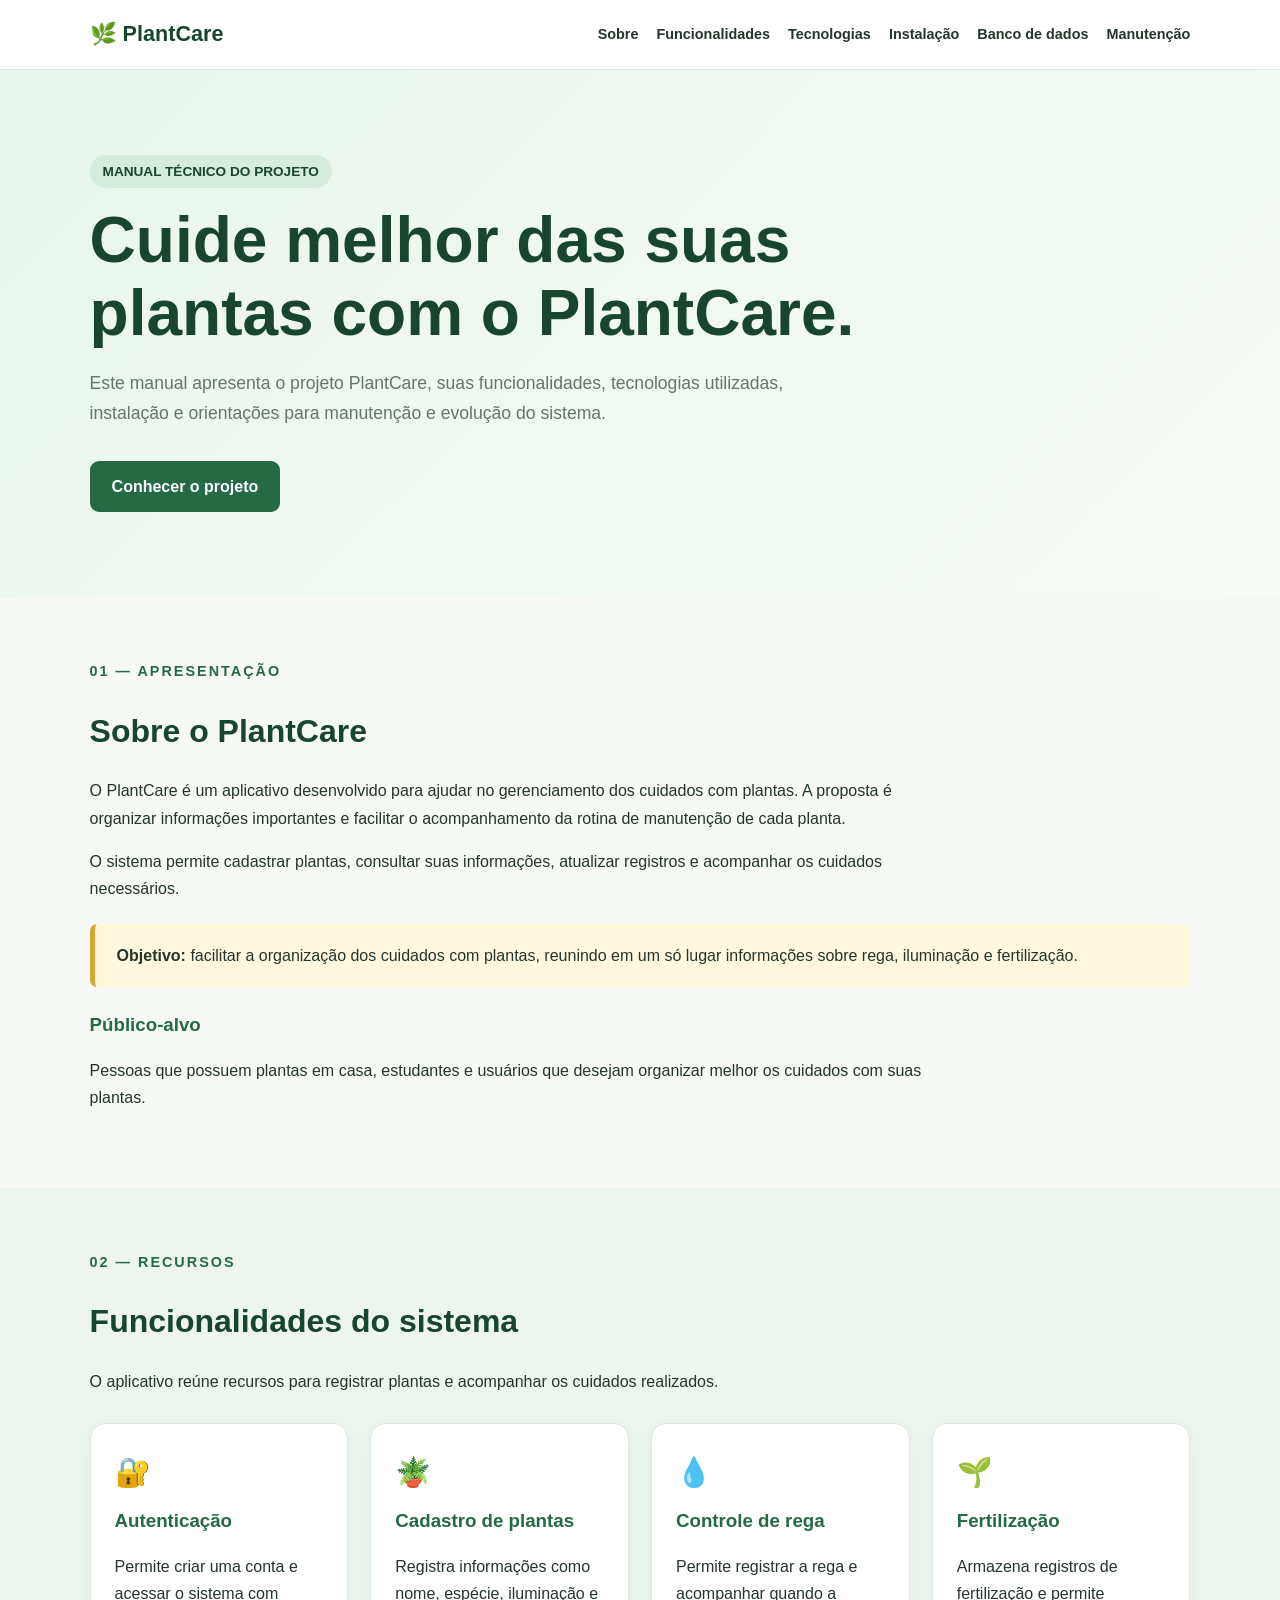
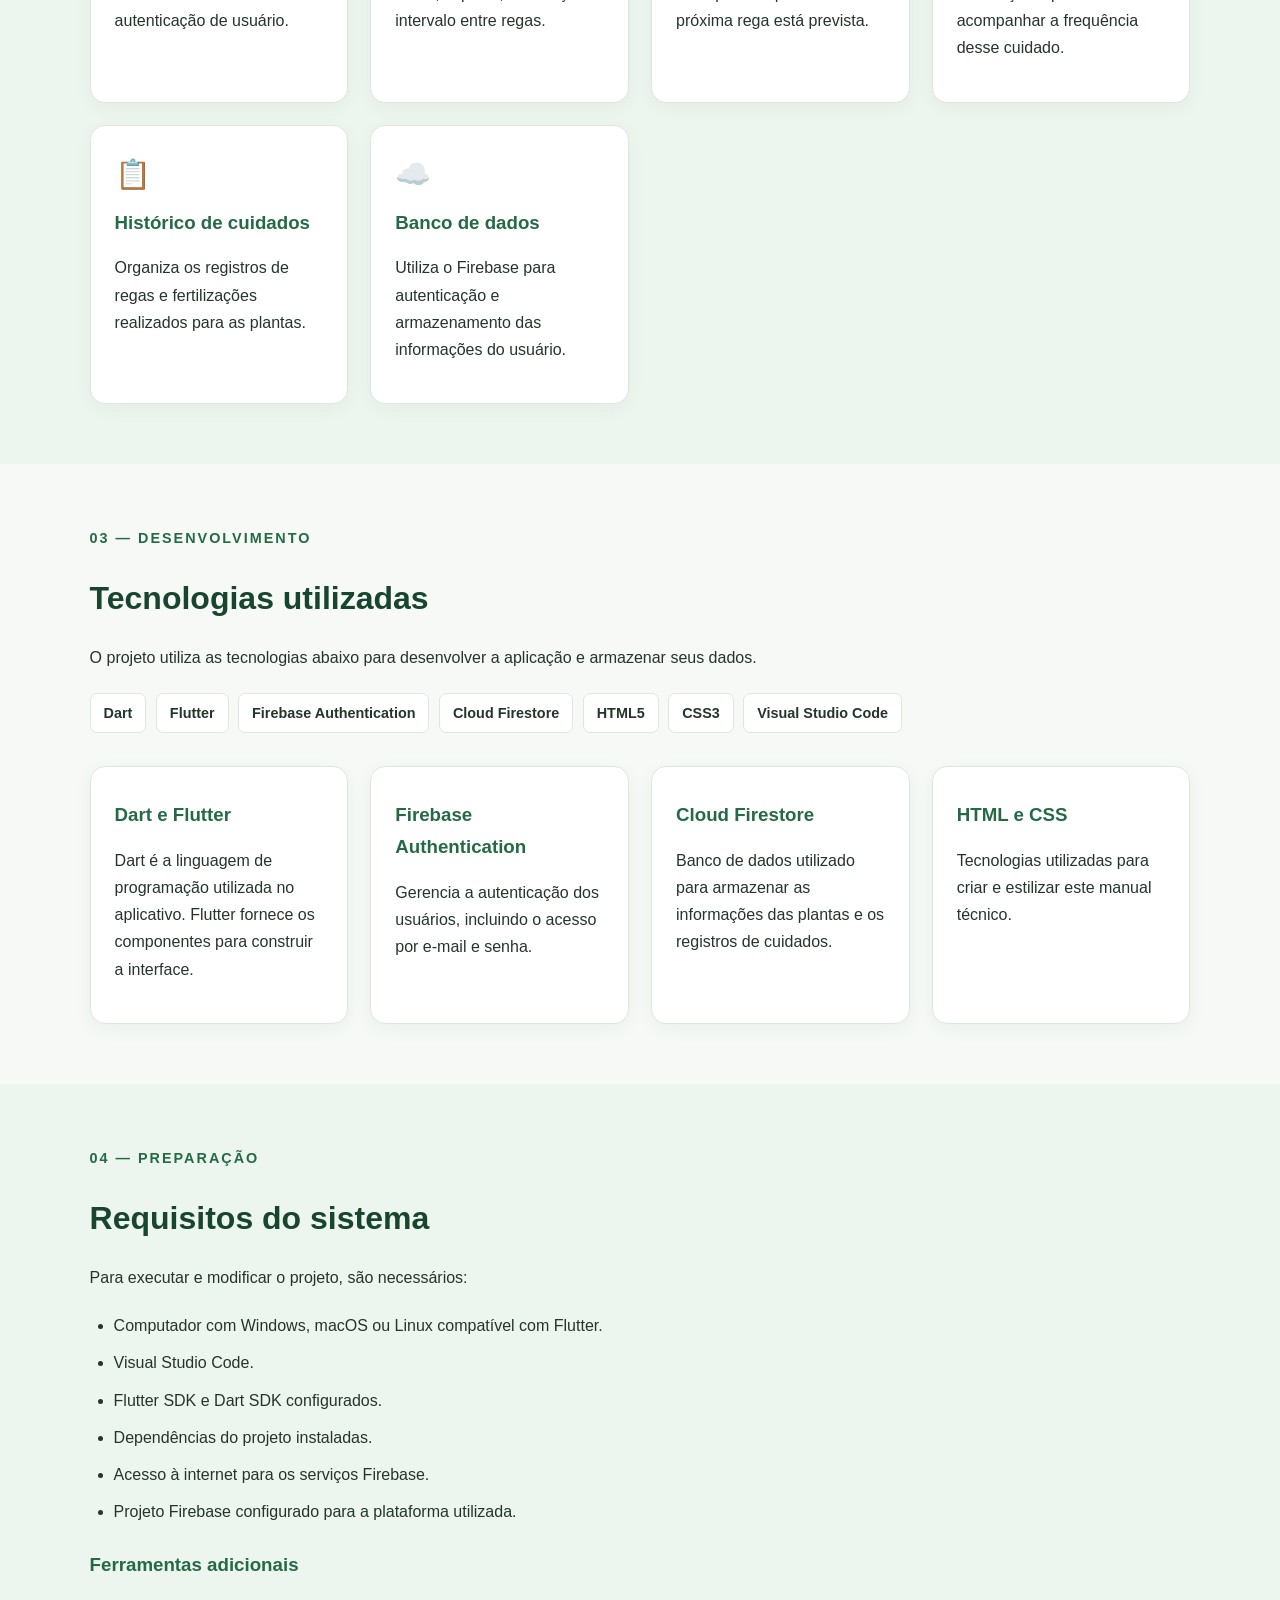
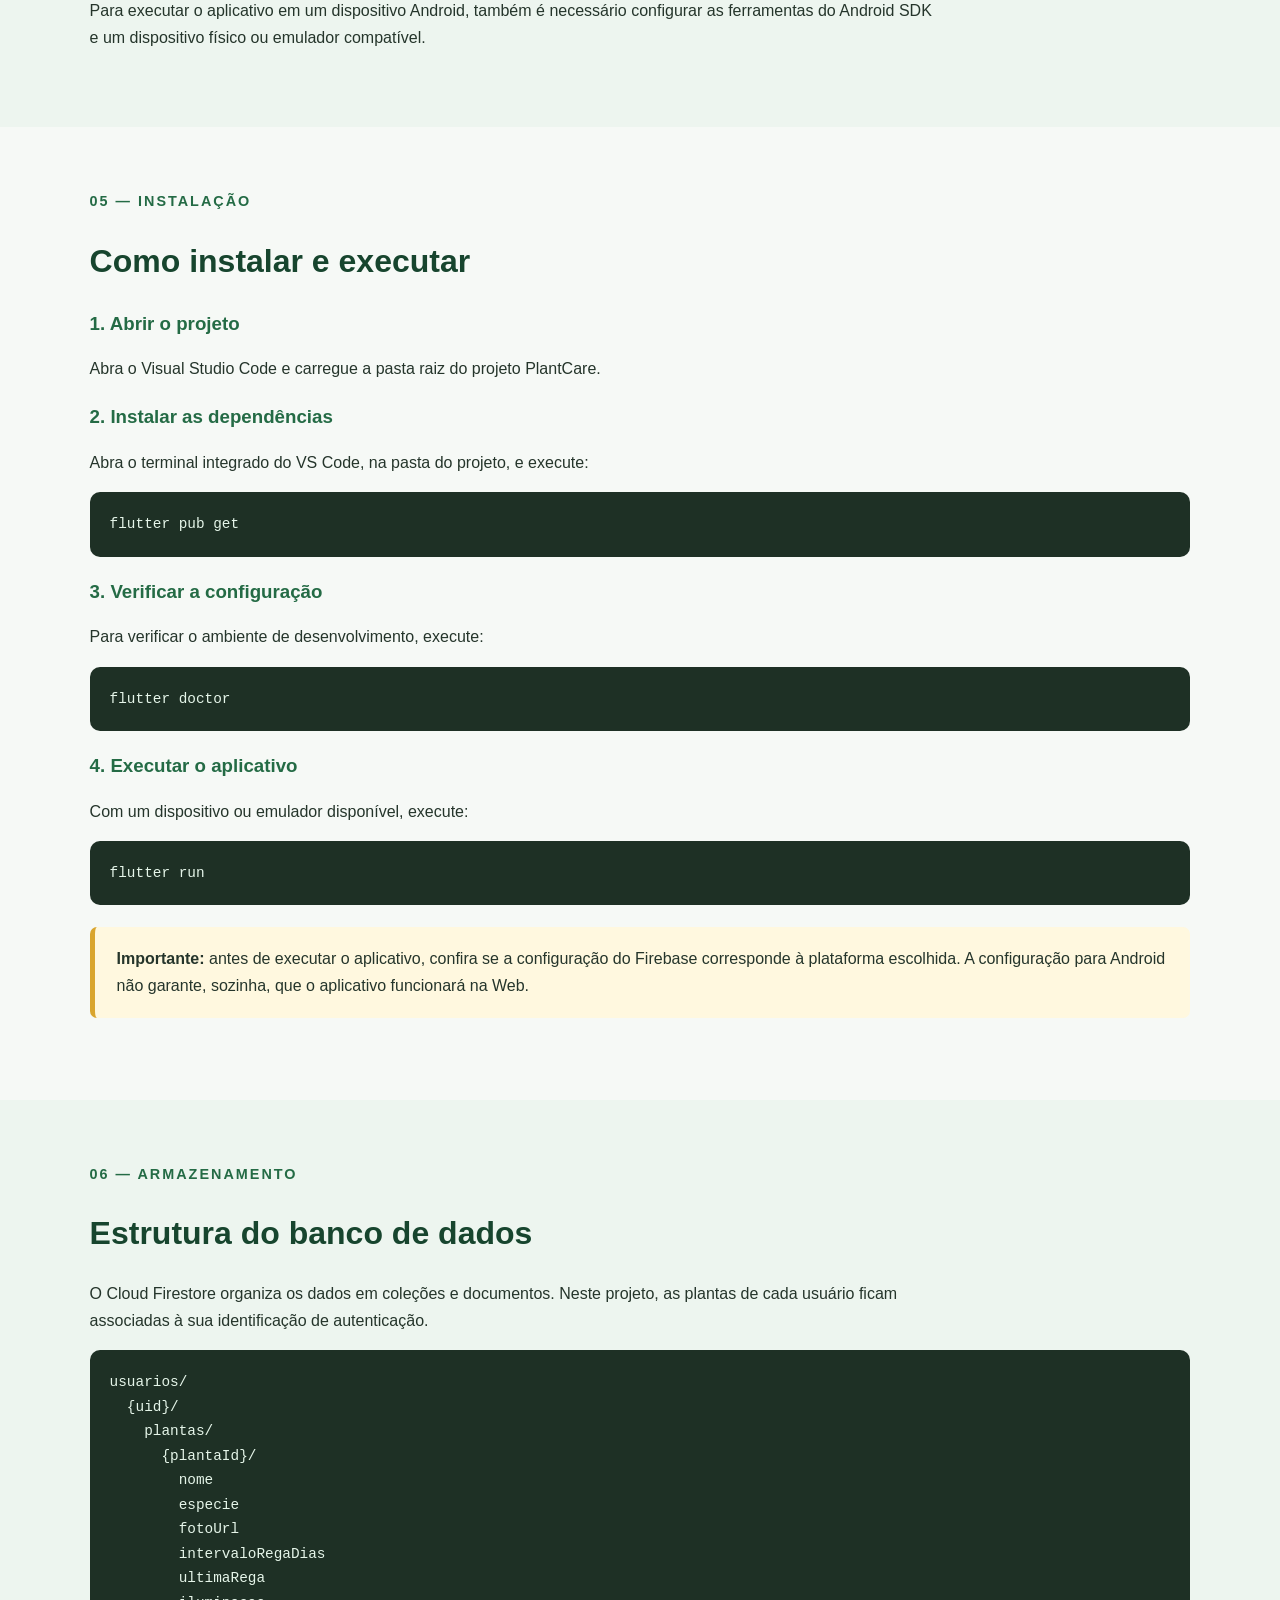
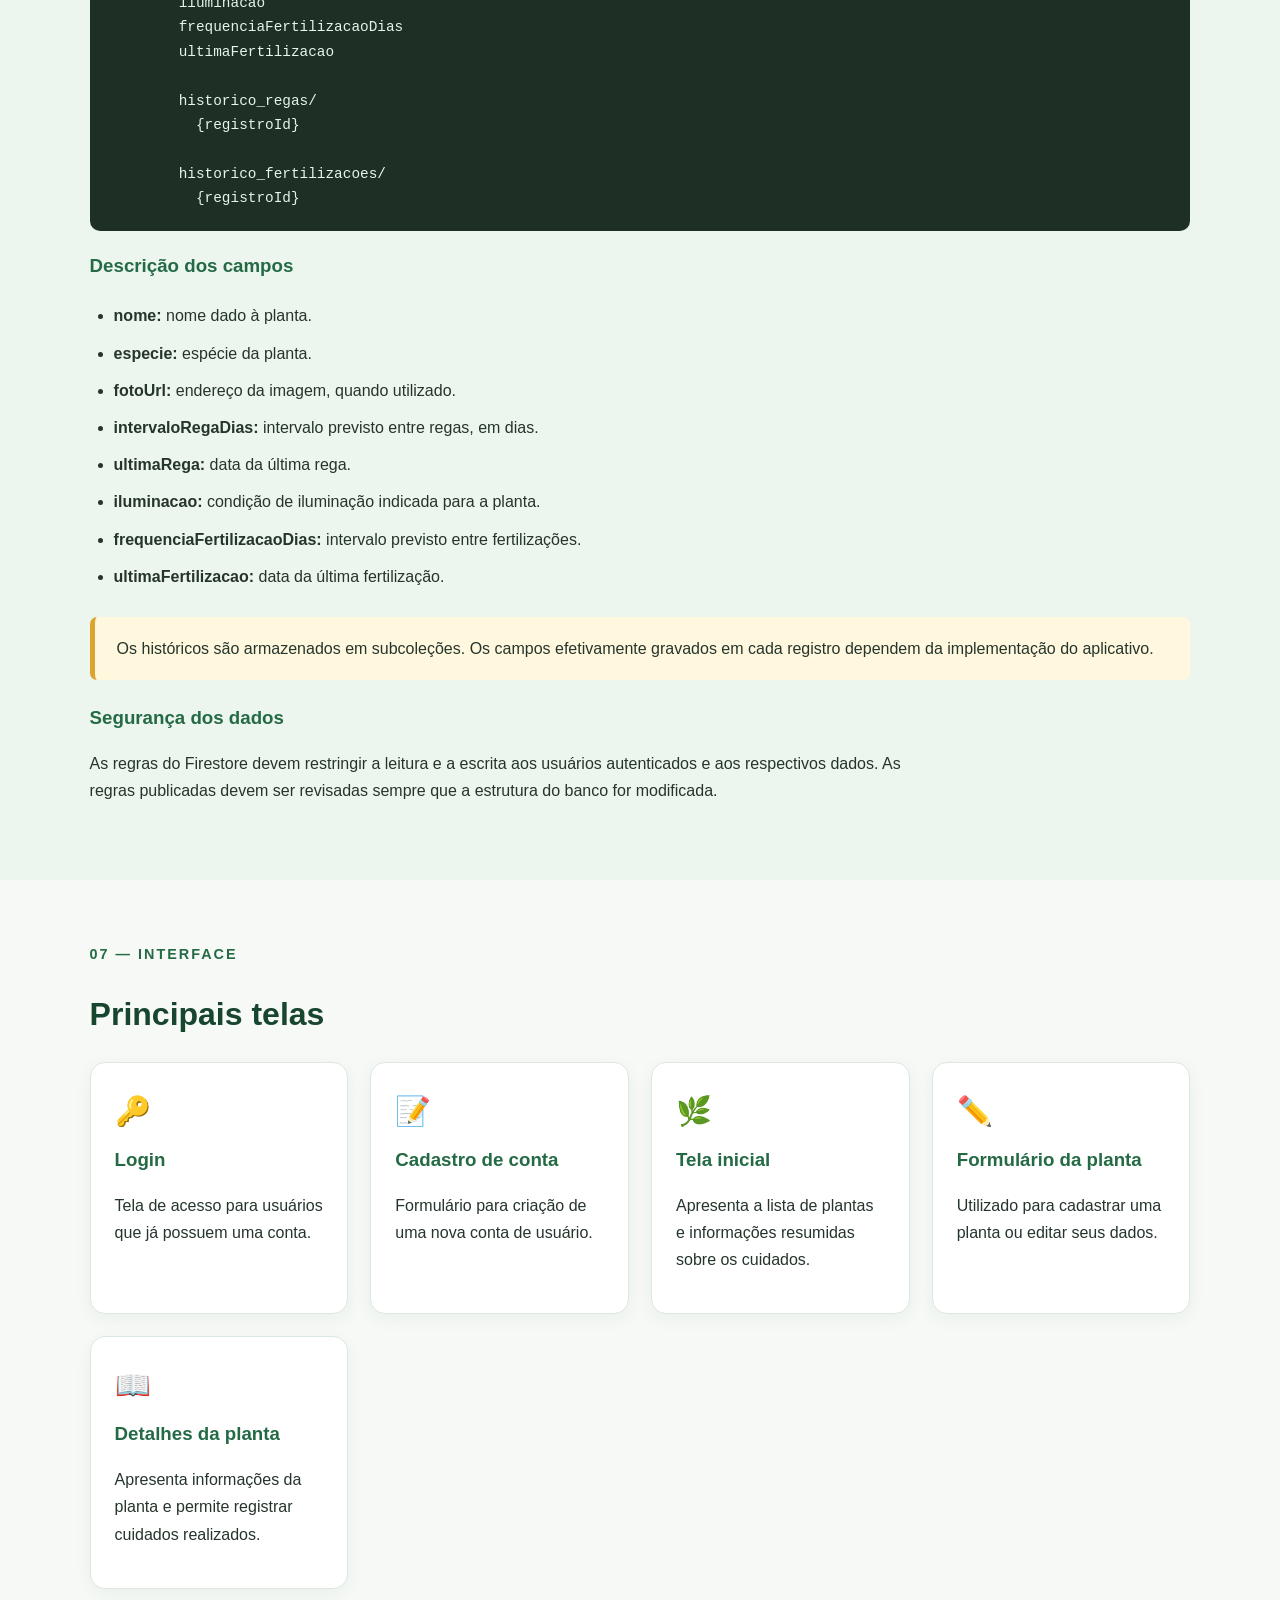
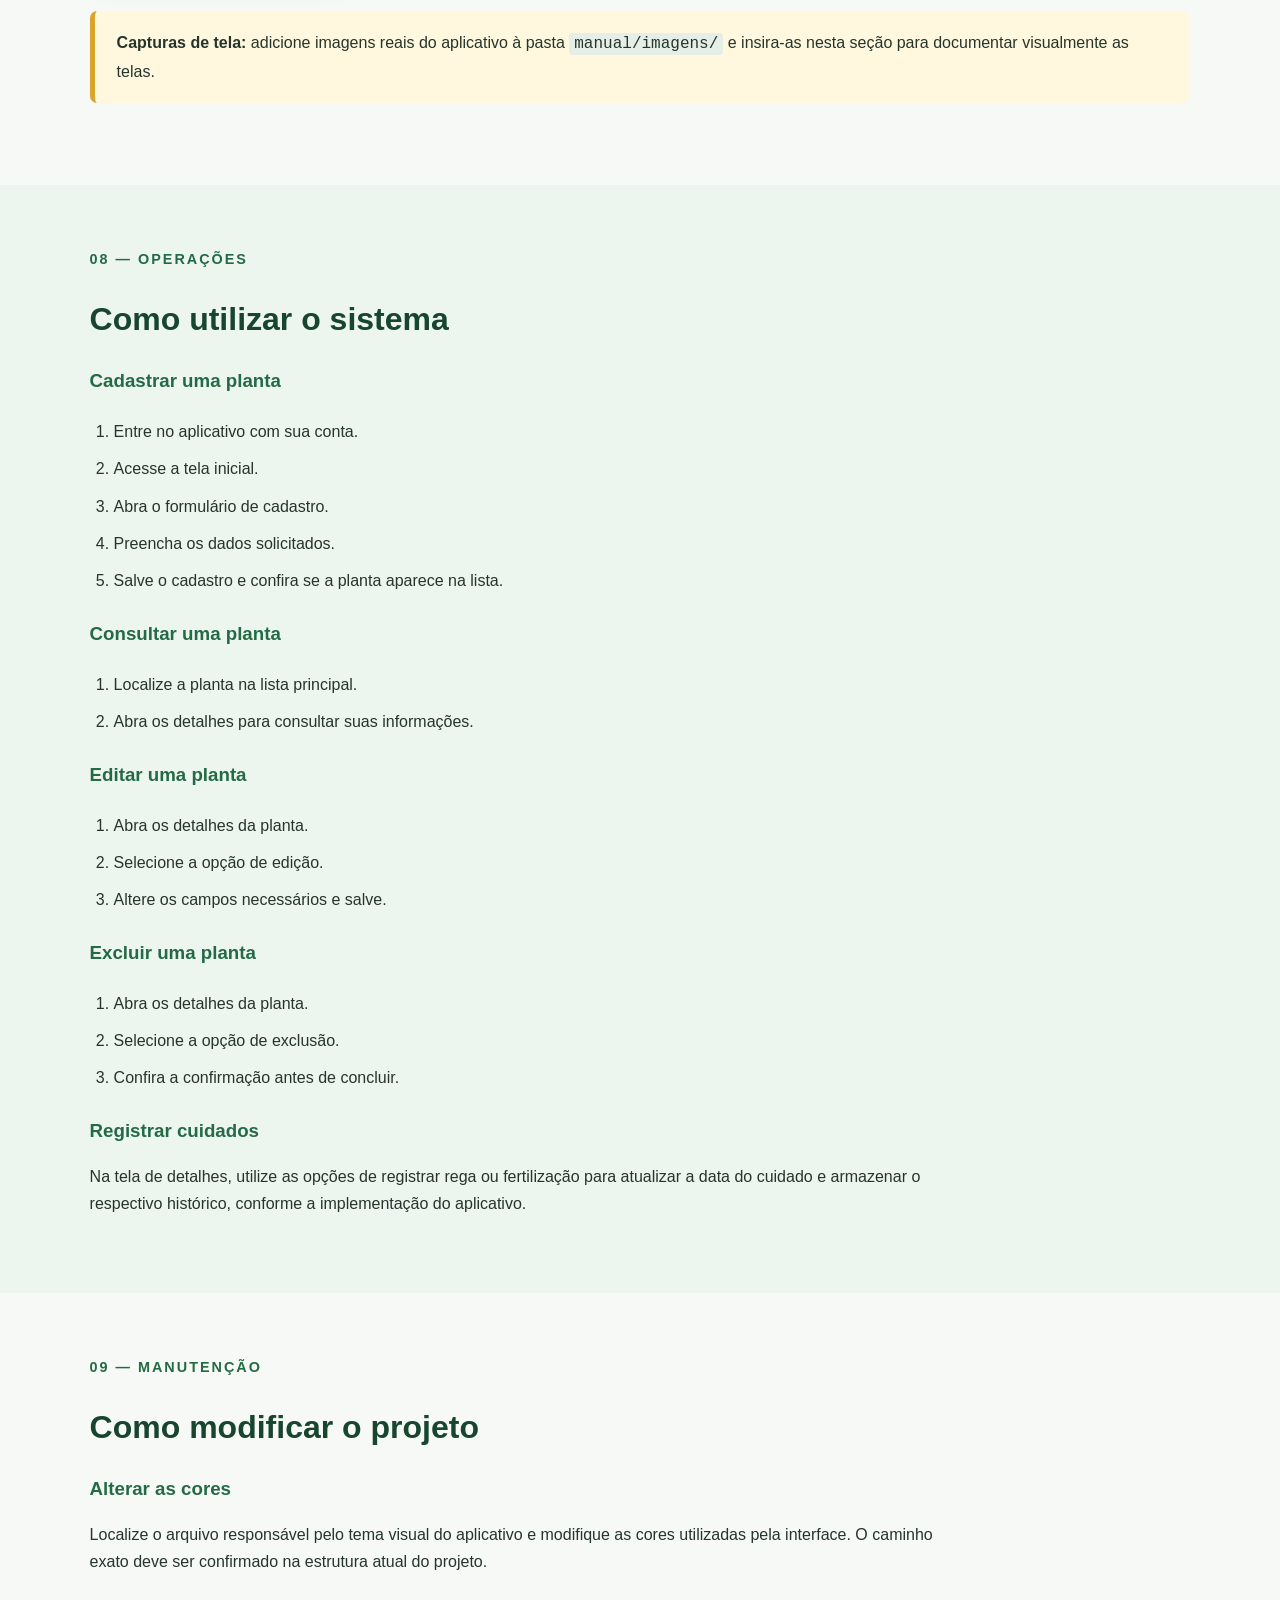
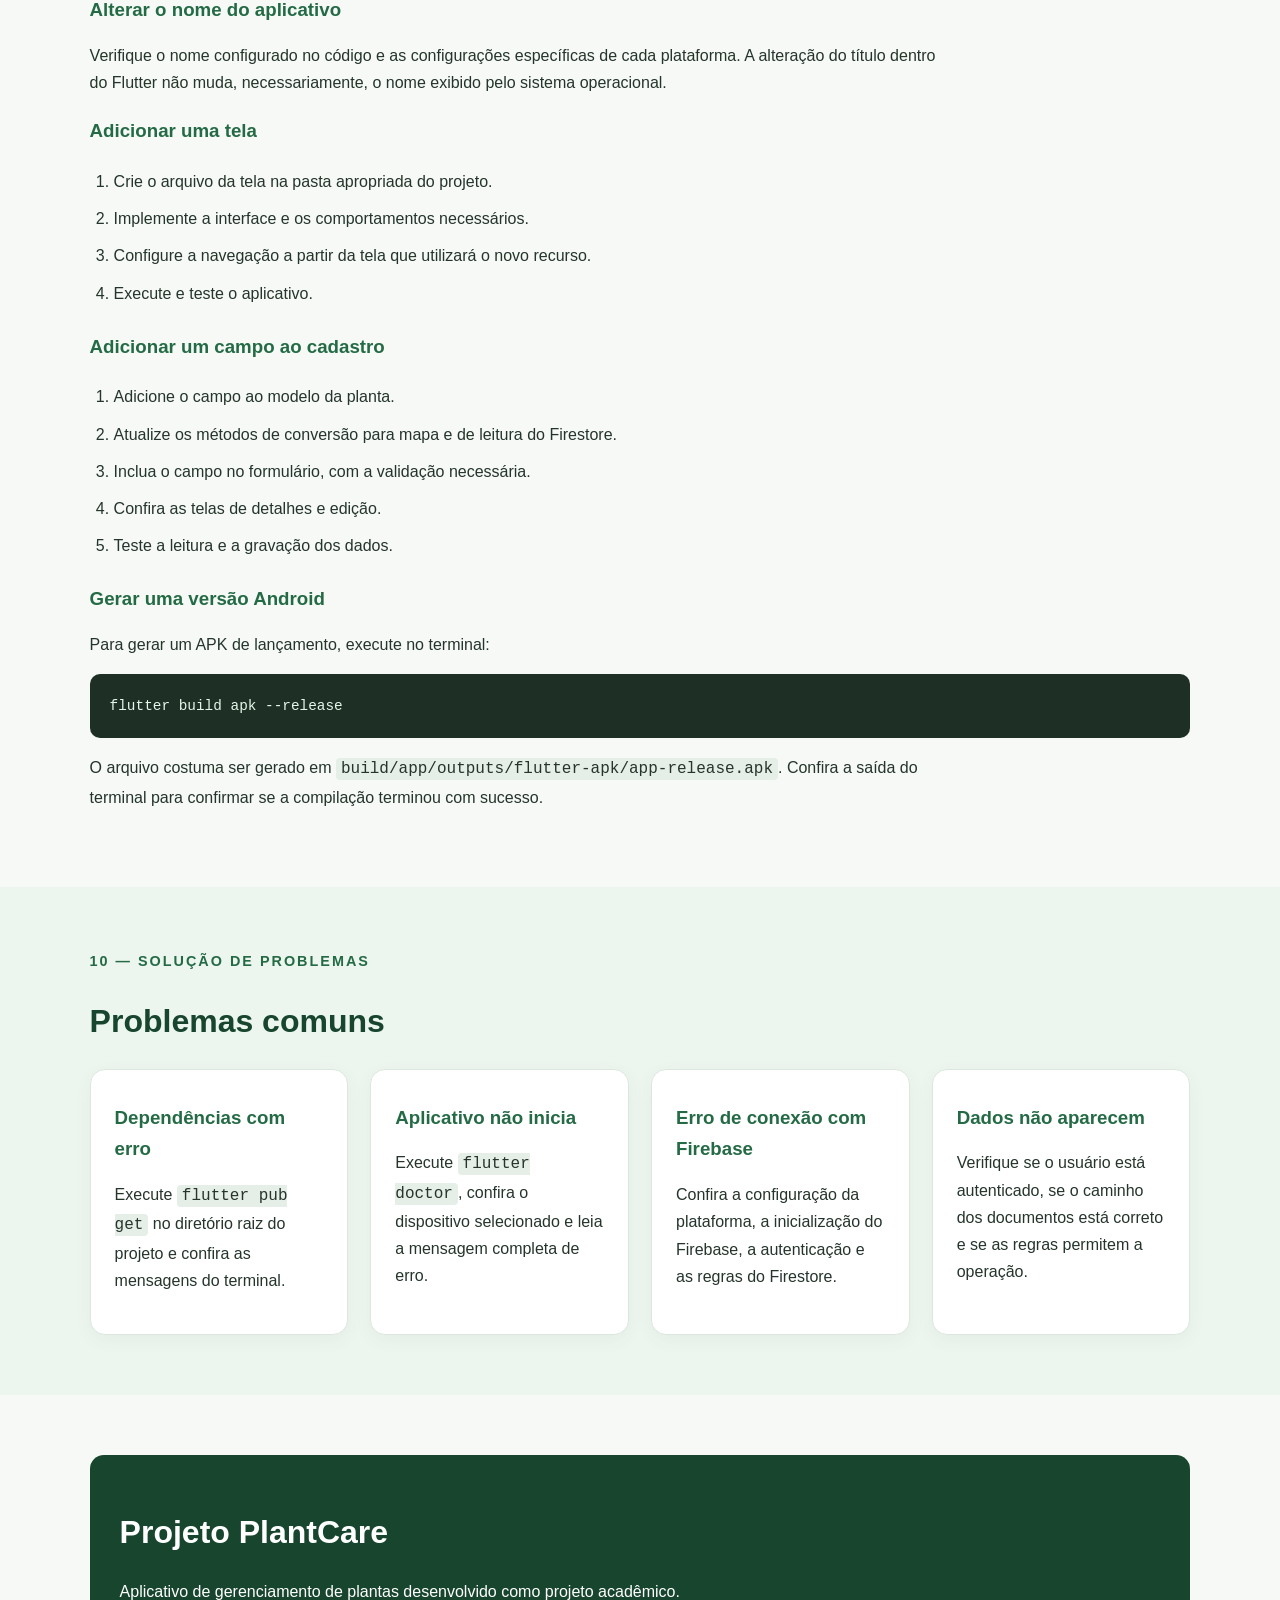
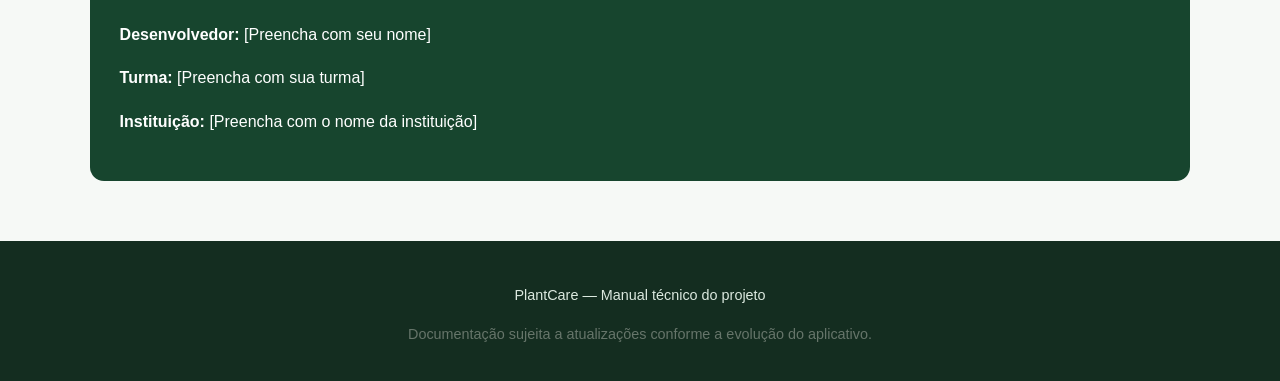
<file: manual/index.html>
<!DOCTYPE html>
<html lang="pt-BR">
<head>
  <meta charset="UTF-8">
  <meta name="viewport" content="width=device-width, initial-scale=1.0">
  <meta name="description" content="Manual técnico do projeto PlantCare, sistema de gerenciamento e cuidados com plantas.">
  <title>PlantCare | Manual Técnico</title>
  <link rel="stylesheet" href="style.css">
</head>

<body>

  <header class="cabecalho">
    <a href="#inicio" class="marca">🌿 PlantCare</a>

    <nav aria-label="Navegação principal">
      <a href="#sobre">Sobre</a>
      <a href="#funcionalidades">Funcionalidades</a>
      <a href="#tecnologias">Tecnologias</a>
      <a href="#instalacao">Instalação</a>
      <a href="#banco">Banco de dados</a>
      <a href="#manutencao">Manutenção</a>
    </nav>
  </header>

  <main>

    <section class="hero" id="inicio">
      <span class="etiqueta">MANUAL TÉCNICO DO PROJETO</span>

      <h1>Cuide melhor das suas plantas com o PlantCare.</h1>

      <p>
        Este manual apresenta o projeto PlantCare, suas funcionalidades,
        tecnologias utilizadas, instalação e orientações para manutenção
        e evolução do sistema.
      </p>

      <a href="#sobre" class="botao">Conhecer o projeto</a>
    </section>

    <section class="secao" id="sobre">
      <span class="numero">01 — APRESENTAÇÃO</span>
      <h2>Sobre o PlantCare</h2>

      <p>
        O PlantCare é um aplicativo desenvolvido para ajudar no gerenciamento
        dos cuidados com plantas. A proposta é organizar informações importantes
        e facilitar o acompanhamento da rotina de manutenção de cada planta.
      </p>

      <p>
        O sistema permite cadastrar plantas, consultar suas informações,
        atualizar registros e acompanhar os cuidados necessários.
      </p>

      <div class="aviso">
        <strong>Objetivo:</strong>
        facilitar a organização dos cuidados com plantas, reunindo em um só
        lugar informações sobre rega, iluminação e fertilização.
      </div>

      <h3>Público-alvo</h3>
      <p>
        Pessoas que possuem plantas em casa, estudantes e usuários que desejam
        organizar melhor os cuidados com suas plantas.
      </p>
    </section>

    <section class="secao fundo" id="funcionalidades">
      <span class="numero">02 — RECURSOS</span>
      <h2>Funcionalidades do sistema</h2>

      <p>
        O aplicativo reúne recursos para registrar plantas e acompanhar
        os cuidados realizados.
      </p>

      <div class="cartoes">
        <article class="cartao">
          <div class="icone">🔐</div>
          <h3>Autenticação</h3>
          <p>
            Permite criar uma conta e acessar o sistema com autenticação
            de usuário.
          </p>
        </article>

        <article class="cartao">
          <div class="icone">🪴</div>
          <h3>Cadastro de plantas</h3>
          <p>
            Registra informações como nome, espécie, iluminação e intervalo
            entre regas.
          </p>
        </article>

        <article class="cartao">
          <div class="icone">💧</div>
          <h3>Controle de rega</h3>
          <p>
            Permite registrar a rega e acompanhar quando a próxima rega
            está prevista.
          </p>
        </article>

        <article class="cartao">
          <div class="icone">🌱</div>
          <h3>Fertilização</h3>
          <p>
            Armazena registros de fertilização e permite acompanhar
            a frequência desse cuidado.
          </p>
        </article>

        <article class="cartao">
          <div class="icone">📋</div>
          <h3>Histórico de cuidados</h3>
          <p>
            Organiza os registros de regas e fertilizações realizados
            para as plantas.
          </p>
        </article>

        <article class="cartao">
          <div class="icone">☁️</div>
          <h3>Banco de dados</h3>
          <p>
            Utiliza o Firebase para autenticação e armazenamento das
            informações do usuário.
          </p>
        </article>
      </div>
    </section>

    <section class="secao" id="tecnologias">
      <span class="numero">03 — DESENVOLVIMENTO</span>
      <h2>Tecnologias utilizadas</h2>

      <p>
        O projeto utiliza as tecnologias abaixo para desenvolver a aplicação
        e armazenar seus dados.
      </p>

      <div>
        <span class="tecnologia">Dart</span>
        <span class="tecnologia">Flutter</span>
        <span class="tecnologia">Firebase Authentication</span>
        <span class="tecnologia">Cloud Firestore</span>
        <span class="tecnologia">HTML5</span>
        <span class="tecnologia">CSS3</span>
        <span class="tecnologia">Visual Studio Code</span>
      </div>

      <div class="cartoes">
        <article class="cartao">
          <h3>Dart e Flutter</h3>
          <p>
            Dart é a linguagem de programação utilizada no aplicativo.
            Flutter fornece os componentes para construir a interface.
          </p>
        </article>

        <article class="cartao">
          <h3>Firebase Authentication</h3>
          <p>
            Gerencia a autenticação dos usuários, incluindo o acesso
            por e-mail e senha.
          </p>
        </article>

        <article class="cartao">
          <h3>Cloud Firestore</h3>
          <p>
            Banco de dados utilizado para armazenar as informações
            das plantas e os registros de cuidados.
          </p>
        </article>

        <article class="cartao">
          <h3>HTML e CSS</h3>
          <p>
            Tecnologias utilizadas para criar e estilizar este manual técnico.
          </p>
        </article>
      </div>
    </section>

    <section class="secao fundo" id="requisitos">
      <span class="numero">04 — PREPARAÇÃO</span>
      <h2>Requisitos do sistema</h2>

      <p>Para executar e modificar o projeto, são necessários:</p>

      <ul class="lista">
        <li>Computador com Windows, macOS ou Linux compatível com Flutter.</li>
        <li>Visual Studio Code.</li>
        <li>Flutter SDK e Dart SDK configurados.</li>
        <li>Dependências do projeto instaladas.</li>
        <li>Acesso à internet para os serviços Firebase.</li>
        <li>Projeto Firebase configurado para a plataforma utilizada.</li>
      </ul>

      <h3>Ferramentas adicionais</h3>
      <p>
        Para executar o aplicativo em um dispositivo Android, também é necessário
        configurar as ferramentas do Android SDK e um dispositivo físico ou
        emulador compatível.
      </p>
    </section>

    <section class="secao" id="instalacao">
      <span class="numero">05 — INSTALAÇÃO</span>
      <h2>Como instalar e executar</h2>

      <h3>1. Abrir o projeto</h3>
      <p>
        Abra o Visual Studio Code e carregue a pasta raiz do projeto PlantCare.
      </p>

      <h3>2. Instalar as dependências</h3>
      <p>
        Abra o terminal integrado do VS Code, na pasta do projeto, e execute:
      </p>

      <pre><code>flutter pub get</code></pre>

      <h3>3. Verificar a configuração</h3>
      <p>Para verificar o ambiente de desenvolvimento, execute:</p>

      <pre><code>flutter doctor</code></pre>

      <h3>4. Executar o aplicativo</h3>
      <p>Com um dispositivo ou emulador disponível, execute:</p>

      <pre><code>flutter run</code></pre>

      <div class="aviso">
        <strong>Importante:</strong>
        antes de executar o aplicativo, confira se a configuração do Firebase
        corresponde à plataforma escolhida. A configuração para Android não
        garante, sozinha, que o aplicativo funcionará na Web.
      </div>
    </section>

    <section class="secao fundo" id="banco">
      <span class="numero">06 — ARMAZENAMENTO</span>
      <h2>Estrutura do banco de dados</h2>

      <p>
        O Cloud Firestore organiza os dados em coleções e documentos.
        Neste projeto, as plantas de cada usuário ficam associadas à sua
        identificação de autenticação.
      </p>

      <pre><code>usuarios/
  {uid}/
    plantas/
      {plantaId}/
        nome
        especie
        fotoUrl
        intervaloRegaDias
        ultimaRega
        iluminacao
        frequenciaFertilizacaoDias
        ultimaFertilizacao

        historico_regas/
          {registroId}

        historico_fertilizacoes/
          {registroId}</code></pre>

      <h3>Descrição dos campos</h3>

      <ul class="lista">
        <li><strong>nome:</strong> nome dado à planta.</li>
        <li><strong>especie:</strong> espécie da planta.</li>
        <li><strong>fotoUrl:</strong> endereço da imagem, quando utilizado.</li>
        <li><strong>intervaloRegaDias:</strong> intervalo previsto entre regas, em dias.</li>
        <li><strong>ultimaRega:</strong> data da última rega.</li>
        <li><strong>iluminacao:</strong> condição de iluminação indicada para a planta.</li>
        <li><strong>frequenciaFertilizacaoDias:</strong> intervalo previsto entre fertilizações.</li>
        <li><strong>ultimaFertilizacao:</strong> data da última fertilização.</li>
      </ul>

      <div class="aviso">
        Os históricos são armazenados em subcoleções. Os campos efetivamente
        gravados em cada registro dependem da implementação do aplicativo.
      </div>

      <h3>Segurança dos dados</h3>
      <p>
        As regras do Firestore devem restringir a leitura e a escrita aos
        usuários autenticados e aos respectivos dados. As regras publicadas
        devem ser revisadas sempre que a estrutura do banco for modificada.
      </p>
    </section>

    <section class="secao" id="telas">
      <span class="numero">07 — INTERFACE</span>
      <h2>Principais telas</h2>

      <div class="cartoes">
        <article class="cartao">
          <div class="icone">🔑</div>
          <h3>Login</h3>
          <p>
            Tela de acesso para usuários que já possuem uma conta.
          </p>
        </article>

        <article class="cartao">
          <div class="icone">📝</div>
          <h3>Cadastro de conta</h3>
          <p>
            Formulário para criação de uma nova conta de usuário.
          </p>
        </article>

        <article class="cartao">
          <div class="icone">🌿</div>
          <h3>Tela inicial</h3>
          <p>
            Apresenta a lista de plantas e informações resumidas
            sobre os cuidados.
          </p>
        </article>

        <article class="cartao">
          <div class="icone">✏️</div>
          <h3>Formulário da planta</h3>
          <p>
            Utilizado para cadastrar uma planta ou editar seus dados.
          </p>
        </article>

        <article class="cartao">
          <div class="icone">📖</div>
          <h3>Detalhes da planta</h3>
          <p>
            Apresenta informações da planta e permite registrar
            cuidados realizados.
          </p>
        </article>
      </div>

      <div class="aviso">
        <strong>Capturas de tela:</strong>
        adicione imagens reais do aplicativo à pasta
        <code>manual/imagens/</code> e insira-as nesta seção para documentar
        visualmente as telas.
      </div>
    </section>

    <section class="secao fundo" id="crud">
      <span class="numero">08 — OPERAÇÕES</span>
      <h2>Como utilizar o sistema</h2>

      <h3>Cadastrar uma planta</h3>
      <ol class="lista">
        <li>Entre no aplicativo com sua conta.</li>
        <li>Acesse a tela inicial.</li>
        <li>Abra o formulário de cadastro.</li>
        <li>Preencha os dados solicitados.</li>
        <li>Salve o cadastro e confira se a planta aparece na lista.</li>
      </ol>

      <h3>Consultar uma planta</h3>
      <ol class="lista">
        <li>Localize a planta na lista principal.</li>
        <li>Abra os detalhes para consultar suas informações.</li>
      </ol>

      <h3>Editar uma planta</h3>
      <ol class="lista">
        <li>Abra os detalhes da planta.</li>
        <li>Selecione a opção de edição.</li>
        <li>Altere os campos necessários e salve.</li>
      </ol>

      <h3>Excluir uma planta</h3>
      <ol class="lista">
        <li>Abra os detalhes da planta.</li>
        <li>Selecione a opção de exclusão.</li>
        <li>Confira a confirmação antes de concluir.</li>
      </ol>

      <h3>Registrar cuidados</h3>
      <p>
        Na tela de detalhes, utilize as opções de registrar rega ou fertilização
        para atualizar a data do cuidado e armazenar o respectivo histórico,
        conforme a implementação do aplicativo.
      </p>
    </section>

    <section class="secao" id="manutencao">
      <span class="numero">09 — MANUTENÇÃO</span>
      <h2>Como modificar o projeto</h2>

      <h3>Alterar as cores</h3>
      <p>
        Localize o arquivo responsável pelo tema visual do aplicativo e
        modifique as cores utilizadas pela interface. O caminho exato deve
        ser confirmado na estrutura atual do projeto.
      </p>

      <h3>Alterar o nome do aplicativo</h3>
      <p>
        Verifique o nome configurado no código e as configurações específicas
        de cada plataforma. A alteração do título dentro do Flutter não muda,
        necessariamente, o nome exibido pelo sistema operacional.
      </p>

      <h3>Adicionar uma tela</h3>
      <ol class="lista">
        <li>Crie o arquivo da tela na pasta apropriada do projeto.</li>
        <li>Implemente a interface e os comportamentos necessários.</li>
        <li>Configure a navegação a partir da tela que utilizará o novo recurso.</li>
        <li>Execute e teste o aplicativo.</li>
      </ol>

      <h3>Adicionar um campo ao cadastro</h3>
      <ol class="lista">
        <li>Adicione o campo ao modelo da planta.</li>
        <li>Atualize os métodos de conversão para mapa e de leitura do Firestore.</li>
        <li>Inclua o campo no formulário, com a validação necessária.</li>
        <li>Confira as telas de detalhes e edição.</li>
        <li>Teste a leitura e a gravação dos dados.</li>
      </ol>

      <h3>Gerar uma versão Android</h3>
      <p>Para gerar um APK de lançamento, execute no terminal:</p>

      <pre><code>flutter build apk --release</code></pre>

      <p>
        O arquivo costuma ser gerado em
        <code>build/app/outputs/flutter-apk/app-release.apk</code>.
        Confira a saída do terminal para confirmar se a compilação terminou
        com sucesso.
      </p>
    </section>

    <section class="secao fundo" id="problemas">
      <span class="numero">10 — SOLUÇÃO DE PROBLEMAS</span>
      <h2>Problemas comuns</h2>

      <div class="cartoes">
        <article class="cartao">
          <h3>Dependências com erro</h3>
          <p>
            Execute <code>flutter pub get</code> no diretório raiz do projeto
            e confira as mensagens do terminal.
          </p>
        </article>

        <article class="cartao">
          <h3>Aplicativo não inicia</h3>
          <p>
            Execute <code>flutter doctor</code>, confira o dispositivo
            selecionado e leia a mensagem completa de erro.
          </p>
        </article>

        <article class="cartao">
          <h3>Erro de conexão com Firebase</h3>
          <p>
            Confira a configuração da plataforma, a inicialização do Firebase,
            a autenticação e as regras do Firestore.
          </p>
        </article>

        <article class="cartao">
          <h3>Dados não aparecem</h3>
          <p>
            Verifique se o usuário está autenticado, se o caminho dos documentos
            está correto e se as regras permitem a operação.
          </p>
        </article>
      </div>
    </section>

    <section class="secao" id="desenvolvedor">
      <div class="contato">
        <h2>Projeto PlantCare</h2>
        <p>
          Aplicativo de gerenciamento de plantas desenvolvido como projeto
          acadêmico.
        </p>
        <p><strong>Desenvolvedor:</strong> [Preencha com seu nome]</p>
        <p><strong>Turma:</strong> [Preencha com sua turma]</p>
        <p><strong>Instituição:</strong> [Preencha com o nome da instituição]</p>
      </div>
    </section>

  </main>

  <footer>
    <p>PlantCare — Manual técnico do projeto</p>
    <p class="pequeno">
      Documentação sujeita a atualizações conforme a evolução do aplicativo.
    </p>
  </footer>

</body>
</html>
</file>
<file: manual/style.css>
/* ===== CONFIGURAÇÕES GERAIS ===== */
:root {
  --verde: #246b45;
  --verde-escuro: #17452e;
  --verde-claro: #e8f5ec;
  --fundo: #f6f9f6;
  --texto: #25352b;
  --cinza: #66756a;
  --branco: #ffffff;
  --borda: #dce8de;
}

* {
  box-sizing: border-box;
}

html {
  scroll-behavior: smooth;
  scroll-padding-top: 90px;
}

body {
  margin: 0;
  font-family: Arial, Helvetica, sans-serif;
  background: var(--fundo);
  color: var(--texto);
  line-height: 1.7;
}

a {
  color: var(--verde);
  text-decoration: none;
}

a:hover {
  text-decoration: underline;
}

/* ===== CABEÇALHO ===== */
.cabecalho {
  background: var(--branco);
  border-bottom: 1px solid var(--borda);
  padding: 16px 7%;
  display: flex;
  align-items: center;
  justify-content: space-between;
  gap: 20px;
  flex-wrap: wrap;
  position: sticky;
  top: 0;
  z-index: 10;
}

.marca {
  color: var(--verde-escuro);
  font-size: 1.35rem;
  font-weight: bold;
}

nav {
  display: flex;
  gap: 18px;
  flex-wrap: wrap;
}

nav a {
  color: var(--texto);
  font-size: 0.9rem;
  font-weight: 600;
}

/* ===== APRESENTAÇÃO ===== */
.hero {
  padding: 85px 7%;
  background: linear-gradient(135deg, #e8f5ec, #f8fcf8);
}

.hero h1 {
  max-width: 800px;
  margin: 16px 0;
  color: var(--verde-escuro);
  font-size: clamp(2.2rem, 5vw, 4rem);
  line-height: 1.15;
}

.hero p {
  max-width: 700px;
  color: var(--cinza);
  font-size: 1.1rem;
}

.etiqueta {
  display: inline-block;
  padding: 5px 13px;
  background: #d5eddd;
  color: var(--verde-escuro);
  border-radius: 30px;
  font-size: 0.85rem;
  font-weight: bold;
}

.botao {
  display: inline-block;
  margin-top: 15px;
  padding: 12px 22px;
  background: var(--verde);
  color: white;
  border-radius: 9px;
  font-weight: bold;
  transition: background 0.2s, transform 0.2s;
}

.botao:hover {
  background: var(--verde-escuro);
  text-decoration: none;
  transform: translateY(-2px);
}

/* ===== SEÇÕES ===== */
.secao {
  padding: 60px 7%;
  scroll-margin-top: 80px;
}

.secao h2 {
  color: var(--verde-escuro);
  font-size: 2rem;
  line-height: 1.25;
}

.secao h3 {
  color: var(--verde);
  margin-bottom: 8px;
}

.secao > p {
  max-width: 850px;
}

.numero {
  color: var(--verde);
  font-weight: bold;
  font-size: 0.9rem;
  letter-spacing: 2px;
  text-transform: uppercase;
}

.fundo {
  background: #edf5ef;
}

/* ===== CARTÕES ===== */
.cartoes {
  display: grid;
  grid-template-columns: repeat(auto-fit, minmax(220px, 1fr));
  gap: 22px;
  margin-top: 28px;
}

.cartao {
  background: var(--branco);
  border: 1px solid var(--borda);
  border-radius: 15px;
  padding: 24px;
  box-shadow: 0 5px 18px rgba(30, 70, 45, 0.05);
}

.cartao h3 {
  margin-top: 8px;
}

.icone {
  font-size: 1.8rem;
}

/* ===== LISTAS ===== */
.lista {
  padding-left: 24px;
}

.lista li {
  padding: 5px 0;
}

.tecnologia {
  display: inline-block;
  margin: 5px 5px 5px 0;
  padding: 7px 13px;
  border: 1px solid var(--borda);
  border-radius: 7px;
  background: white;
  font-size: 0.9rem;
  font-weight: bold;
}

/* ===== CÓDIGO E AVISOS ===== */
pre {
  overflow-x: auto;
  padding: 20px;
  background: #1e3025;
  color: #e5f5e9;
  border-radius: 10px;
  font-size: 0.9rem;
}

code {
  padding: 2px 5px;
  background: #e5eee7;
  border-radius: 4px;
  font-family: Consolas, monospace;
  overflow-wrap: anywhere;
}

pre code {
  padding: 0;
  background: transparent;
}

.aviso {
  margin: 22px 0;
  padding: 18px 22px;
  background: #fff8df;
  border-left: 5px solid #d9a52e;
  border-radius: 7px;
}

.contato {
  background: var(--verde-escuro);
  color: white;
  padding: 30px;
  border-radius: 14px;
}

.contato h2,
.contato h3 {
  color: white;
}

.pequeno {
  color: var(--cinza);
  font-size: 0.9rem;
}

/* ===== RODAPÉ ===== */
footer {
  padding: 28px 7%;
  background: #142d20;
  color: #dce9df;
  text-align: center;
  font-size: 0.9rem;
}

/* ===== CELULARES ===== */
@media (max-width: 650px) {
  .cabecalho {
    padding: 15px 5%;
  }

  nav {
    gap: 10px;
  }

  nav a {
    font-size: 0.82rem;
  }

  .hero {
    padding: 55px 5%;
  }

  .secao {
    padding: 42px 5%;
  }

  .secao h2 {
    font-size: 1.65rem;
  }

  .cartoes {
    grid-template-columns: 1fr;
  }
}
</file>
